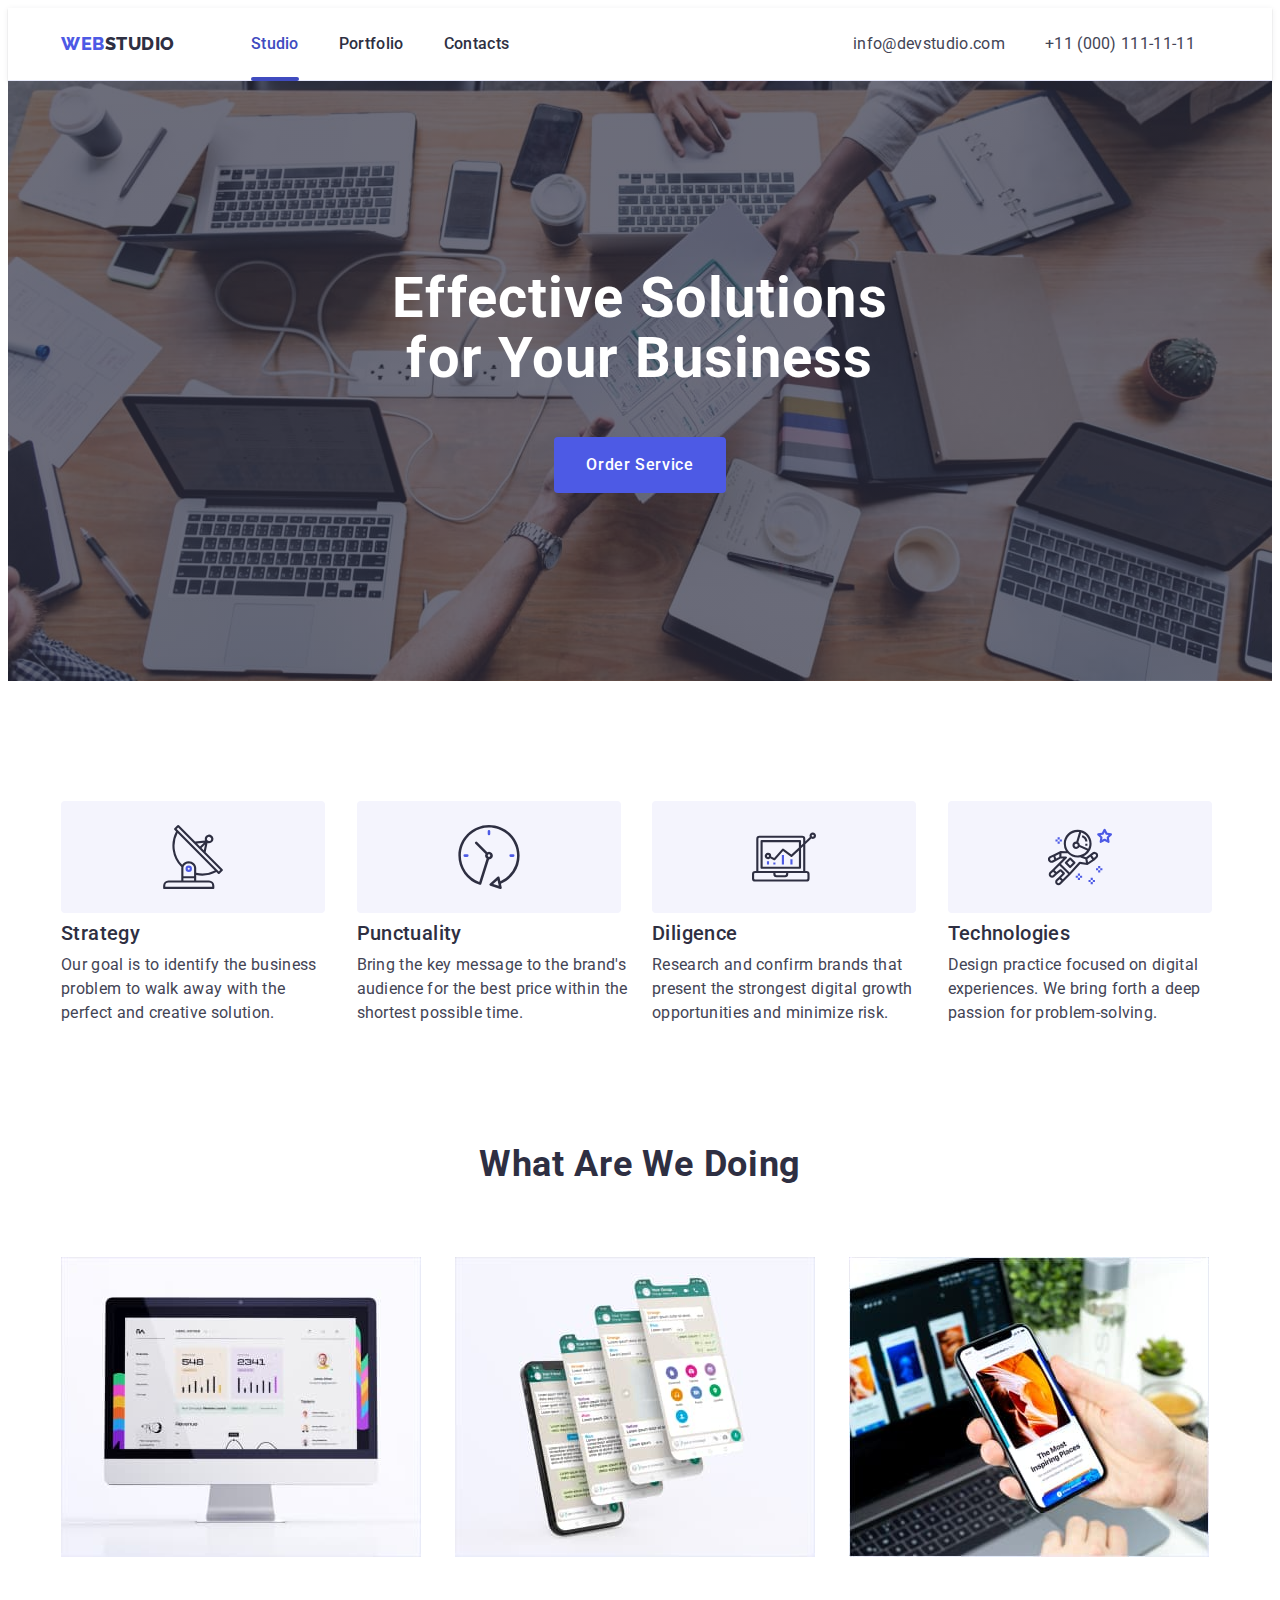
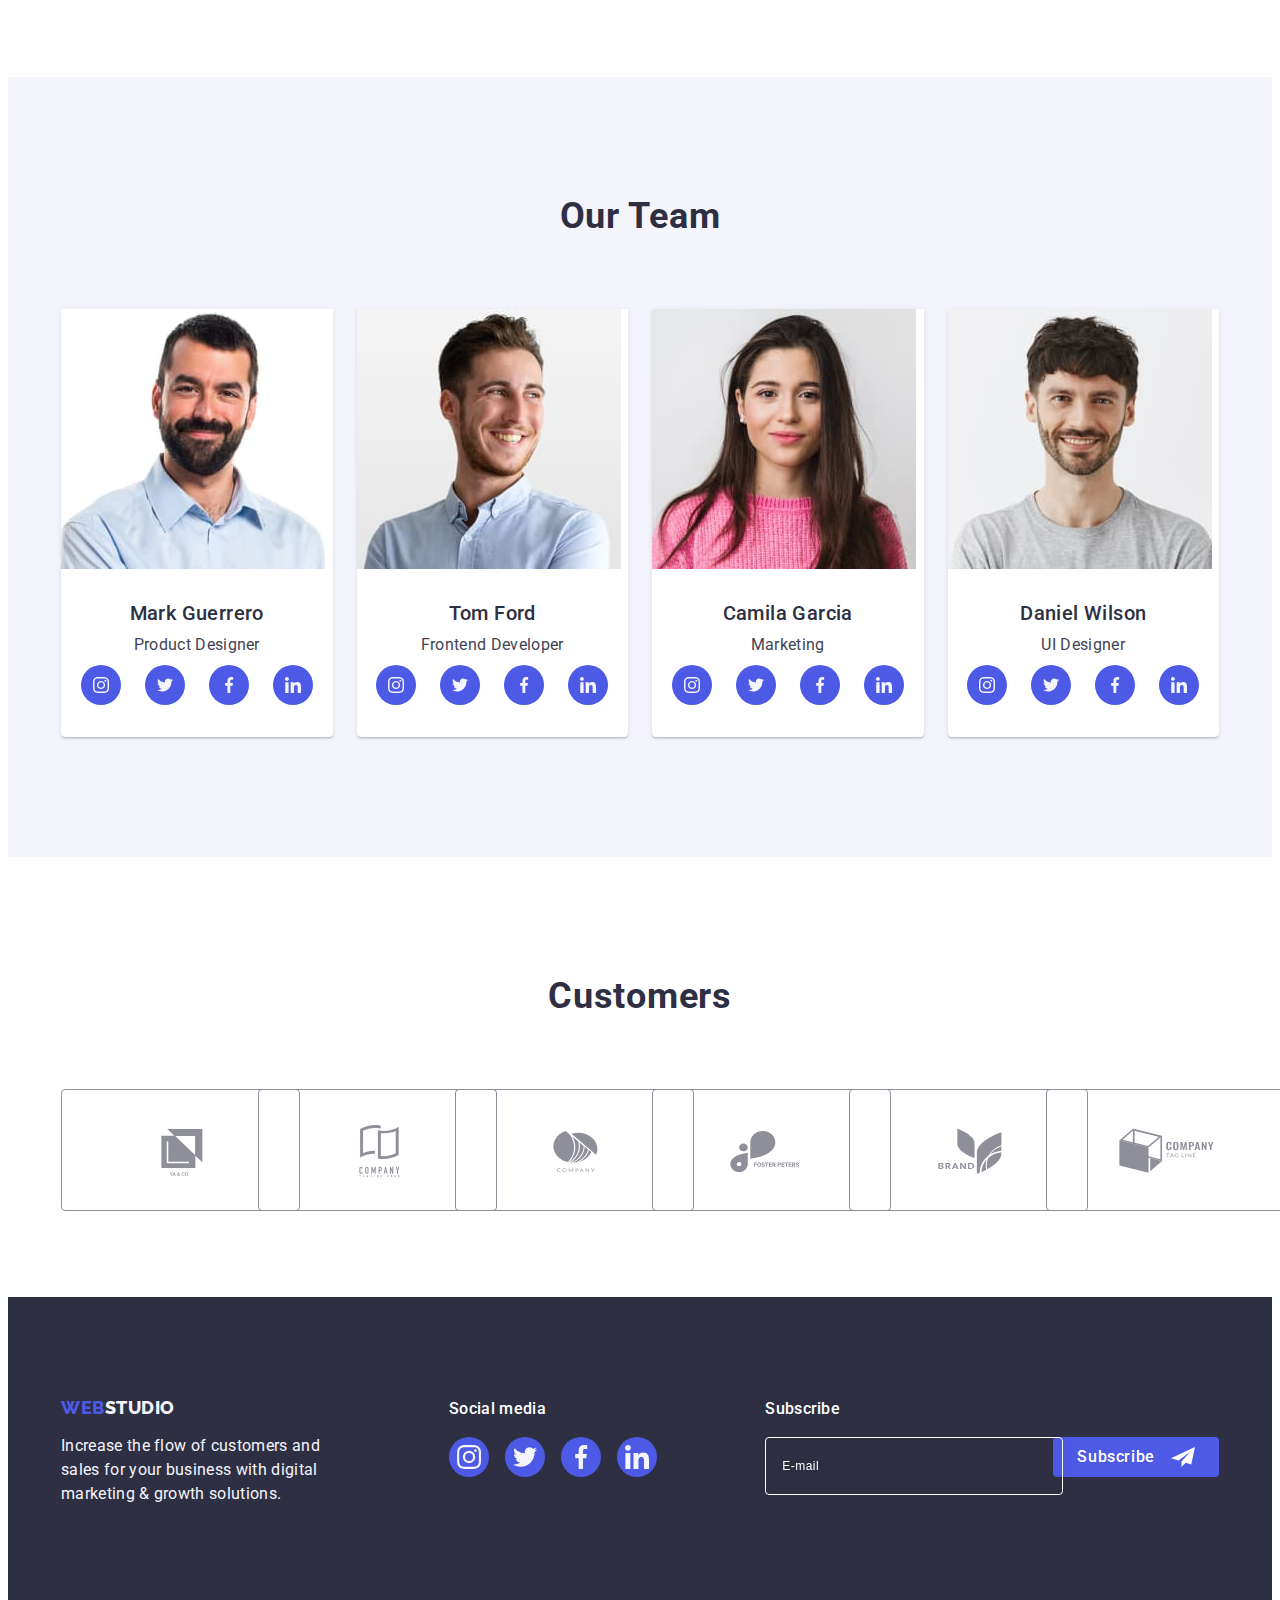
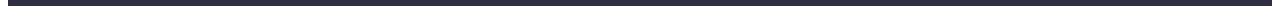
<file: index.html>
<!DOCTYPE html>
<html lang="en">
  <head>
    <meta charset="UTF-8" />
    <meta http-equiv="X-UA-Compatible" content="IE=edge" />
    <meta name="viewport" content="width=device-width, initial-scale=1.0" />
    <title>Webstudio</title>
    <link rel="preconnect" href="https://fonts.googleapis.com" />
    <link rel="preconnect" href="https://fonts.gstatic.com" crossorigin />
    <link
      href="https://fonts.googleapis.com/css2?family=Raleway:wght@800&family=Roboto:wght@400;500;700;900&display=swap"
      rel="stylesheet"
    />
    <link
      rel="stylesheet"
      href="https://cdnjs.cloudflare.com/ajax/libs/modern-normalize/2.0.0/modern-normalize.min.css"
      integrity="sha512-4xo8blKMVCiXpTaLzQSLSw3KFOVPWhm/TRtuPVc4WG6kUgjH6J03IBuG7JZPkcWMxJ5huwaBpOpnwYElP/m6wg=="
      crossorigin="anonymous"
      referrerpolicy="no-referrer"
    />
    <link rel="stylesheet" href="./css/styles.css" />
    <link rel="stylesheet" href="./css/media.css" />
  </head>
  <body>
    <header class="header">
      <div class="container header-container">
        <nav class="header-nav">
          <a href="./index.html" class="header-logo link"
            >Web<span class="header-logo-part">Studio</span></a
          >
          <ul class="header-list list">
            <li class="header-item">
              <a href="./index.html" class="header-link link current">Studio</a>
            </li>
            <li class="header-item">
              <a href="./portfolio.html" class="header-link link">Portfolio</a>
            </li>
            <li class="header-item">
              <a href="" class="header-link link">Contacts</a>
            </li>
          </ul>
        </nav>
        <address class="address">
          <ul class="address-list list">
            <li class="address-item">
              <a href="mailto:info@devstudio.com" class="address-link link"
                >info@devstudio.com</a
              >
            </li>
            <li class="address-item">
              <a href="tel:+110001111111" class="address-link link"
                >+11 (000) 111-11-11</a
              >
            </li>
          </ul>
        </address>
        <button type="button" class="mob-menu-hamburger" data-menu-open>
          <svg class="hamburger" width="32" height="22">
            <use href="./images/icons.svg#icon-menu-hamburger"></use>
          </svg>
        </button>
      </div>
      <div class="menu-mob is-hidden" data-menu>
        <div class="mob-menu-container">
          <button type="button" class="menu-close-btn" data-menu-close>
            <svg class="menu-close-icon" width="8" height="8">
              <use href="./images/icons.svg#icon-close"></use>
            </svg>
          </button>
          <div class="mob-menu-list-container">
            <ul class="mob-menu-list list">
              <li class="mob-menu-item">
                <a href="./index.html" class="mob-menu-link link current"
                  >Studio</a
                >
              </li>
              <li class="mob-menu-item">
                <a href="./portfolio.html" class="mob-menu-link link"
                  >Portfolio</a
                >
              </li>
              <li class="mob-menu-item">
                <a href="" class="mob-menu-link link">Contacts</a>
              </li>
            </ul>
          </div>
          <div class="mob-address-container">
            <address class="mob-address">
              <ul class="mob-address-list list">
                <li class="mob-address-item">
                  <a href="tel:+110001111111" class="phone-adress-link link"
                    >+11 (000) 111-11-11</a
                  >
                </li>
                <li class="mob-address-item">
                  <a
                    href="mailto:info@devstudio.com"
                    class="mail-address-link link"
                    >info@devstudio.com</a
                  >
                </li>
              </ul>
            </address>
            <div class="mob-soc-container">
              <ul class="mob-soc-list list">
                <li class="mob-soc-item">
                  <a
                    href=""
                    class="mob-soc-link link"
                    target="_blank"
                    rel="noopener noreferrer"
                  >
                    <svg class="mob-soc-icon" width="24" height="24">
                      <use href="./images/icons.svg#icon-instagram"></use>
                    </svg>
                  </a>
                </li>
                <li class="mob-soc-item">
                  <a
                    href=""
                    class="mob-soc-link link"
                    target="_blank"
                    rel="noopener noreferrer"
                  >
                    <svg class="mob-soc-icon" width="24" height="24">
                      <use href="./images/icons.svg#icon-twitter"></use>
                    </svg>
                  </a>
                </li>
                <li class="mob-soc-item">
                  <a
                    href=""
                    class="mob-soc-link link"
                    target="_blank"
                    rel="noopener noreferrer"
                  >
                    <svg class="mob-soc-icon" width="24" height="24">
                      <use href="./images/icons.svg#icon-facebook"></use>
                    </svg>
                  </a>
                </li>
                <li class="mob-soc-item">
                  <a
                    href=""
                    class="mob-soc-link link"
                    target="_blank"
                    rel="noopener noreferrer"
                  >
                    <svg class="mob-soc-icon" width="24" height="24">
                      <use href="./images/icons.svg#icon-linkedin"></use>
                    </svg>
                  </a>
                </li>
              </ul>
            </div>
          </div>
        </div>
      </div>
    </header>

    <main>
      <section class="hero">
        <div class="container">
          <h1 class="hero-title">Effective Solutions for Your Business</h1>
          <button type="button" class="hero-btn btn" data-modal-open>
            Order Service
          </button>
        </div>
      </section>
      <section class="about">
        <div class="container">
          <h2 class="visually-hidden">about us</h2>
          <ul class="about-list list">
            <li class="about-item">
              <div class="container-about-icons">
                <svg class="about-icons" width="64" height="64">
                  <use href="./images/icons.svg#icon-antenna"></use>
                </svg>
              </div>
              <h3 class="about-item-title">Strategy</h3>
              <p class="about-item-text">
                Our goal is to identify the business problem to walk away with
                the perfect and creative solution.
              </p>
            </li>
            <li class="about-item">
              <div class="container-about-icons">
                <svg class="about-icons" width="64" height="64">
                  <use href="./images/icons.svg#icon-clock"></use>
                </svg>
              </div>
              <h3 class="about-item-title">Punctuality</h3>
              <p class="about-item-text">
                Bring the key message to the brand's audience for the best price
                within the shortest possible time.
              </p>
            </li>
            <li class="about-item">
              <div class="container-about-icons">
                <svg class="about-icons" width="64" height="64">
                  <use href="./images/icons.svg#icon-diagram"></use>
                </svg>
              </div>
              <h3 class="about-item-title">Diligence</h3>
              <p class="about-item-text">
                Research and confirm brands that present the strongest digital
                growth opportunities and minimize risk.
              </p>
            </li>
            <li class="about-item">
              <div class="container-about-icons">
                <svg class="about-icons" width="64" height="64">
                  <use href="./images/icons.svg#icon-astronaut"></use>
                </svg>
              </div>
              <h3 class="about-item-title">Technologies</h3>
              <p class="about-item-text">
                Design practice focused on digital experiences. We bring forth a
                deep passion for problem-solving.
              </p>
            </li>
          </ul>
        </div>
      </section>
      <section class="our-works">
        <div class="container">
          <h2 class="our-works-title">What are we doing</h2>
          <ul class="our-works-list list">
            <li class="our-works-item">
              <img
                src="./images/we-are-doing-1.jpg"
                alt="computer screen with website"
                width="360"
                height="300"
              />
            </li>
            <li class="our-works-item">
              <img
                src="./images/we-are-doing-2.jpg"
                alt="a screenshot of a smartphone with aplication pages"
                width="360"
                height="300"
              />
            </li>
            <li class="our-works-item">
              <img
                src="./images/we-are-doing-3.jpg"
                alt="laptop and smartphone screen"
                width="360"
                height="300"
              />
            </li>
          </ul>
        </div>
      </section>
      <section class="team">
        <div class="container">
          <h2 class="team-title">Our Team</h2>
          <ul class="team-list list">
            <li class="team-item">
              <img
                srcset="./images/our-team-1-2x.jpg 2x"
                src="./images/our-team-1.jpg"
                alt="photo by Mark Guerrero"
                width="264"
                height="260"
              />
              <div class="container-team-name">
                <h3 class="team-item-name">Mark Guerrero</h3>
                <p class="team-item-profession">Product Designer</p>
                <ul class="team-soc-list list">
                  <li class="team-soc-item">
                    <a
                      href=""
                      class="team-soc-link link"
                      target="_blank"
                      rel="noopener noreferrer"
                    >
                      <svg class="team-soc-icon" width="16" height="16">
                        <use href="./images/icons.svg#icon-instagram"></use>
                      </svg>
                    </a>
                  </li>
                  <li class="team-soc-item">
                    <a
                      href=""
                      class="team-soc-link link"
                      target="_blank"
                      rel="noopener noreferrer"
                    >
                      <svg class="team-soc-icon" width="16" height="16">
                        <use href="./images/icons.svg#icon-twitter"></use>
                      </svg>
                    </a>
                  </li>
                  <li class="team-soc-item">
                    <a
                      href=""
                      class="team-soc-link link"
                      target="_blank"
                      rel="noopener noreferrer"
                    >
                      <svg class="team-soc-icon" width="16" height="16">
                        <use href="./images/icons.svg#icon-facebook"></use>
                      </svg>
                    </a>
                  </li>
                  <li class="team-soc-item">
                    <a
                      href=""
                      class="team-soc-link link"
                      target="_blank"
                      rel="noopener noreferrer"
                    >
                      <svg class="team-soc-icon" width="16" height="16">
                        <use href="./images/icons.svg#icon-linkedin"></use>
                      </svg>
                    </a>
                  </li>
                </ul>
              </div>
            </li>
            <li class="team-item">
              <img
                srcset="./images/our-team-2-2x.jpg 2x"
                src="./images/our-team-2.jpg"
                alt="photo by Tom Ford"
                width="264"
                height="260"
              />
              <div class="container-team-name">
                <h3 class="team-item-name">Tom Ford</h3>
                <p class="team-item-profession">Frontend Developer</p>
                <ul class="team-soc-list list">
                  <li class="team-soc-item">
                    <a
                      href=""
                      class="team-soc-link link"
                      target="_blank"
                      rel="noopener noreferrer"
                    >
                      <svg class="team-soc-icon" width="16" height="16">
                        <use href="./images/icons.svg#icon-instagram"></use>
                      </svg>
                    </a>
                  </li>
                  <li class="team-soc-item">
                    <a
                      href=""
                      class="team-soc-link link"
                      target="_blank"
                      rel="noopener noreferrer"
                    >
                      <svg class="team-soc-icon" width="16" height="16">
                        <use href="./images/icons.svg#icon-twitter"></use>
                      </svg>
                    </a>
                  </li>
                  <li class="team-soc-item">
                    <a
                      href=""
                      class="team-soc-link link"
                      target="_blank"
                      rel="noopener noreferrer"
                    >
                      <svg class="team-soc-icon" width="16" height="16">
                        <use href="./images/icons.svg#icon-facebook"></use>
                      </svg>
                    </a>
                  </li>
                  <li class="team-soc-item">
                    <a
                      href=""
                      class="team-soc-link link"
                      target="_blank"
                      rel="noopener noreferrer"
                    >
                      <svg class="team-soc-icon" width="16" height="16">
                        <use href="./images/icons.svg#icon-linkedin"></use>
                      </svg>
                    </a>
                  </li>
                </ul>
              </div>
            </li>
            <li class="team-item">
              <img
                srcset="./images/our-team-3-2x.jpg 2x"
                src="./images/our-team-3.jpg"
                alt="photo by Camila Garcia"
                width="264"
                height="260"
              />
              <div class="container-team-name">
                <h3 class="team-item-name">Camila Garcia</h3>
                <p class="team-item-profession">Marketing</p>
                <ul class="team-soc-list list">
                  <li class="team-soc-item">
                    <a
                      href=""
                      class="team-soc-link link"
                      target="_blank"
                      rel="noopener noreferrer"
                    >
                      <svg class="team-soc-icon" width="16" height="16">
                        <use href="./images/icons.svg#icon-instagram"></use>
                      </svg>
                    </a>
                  </li>
                  <li class="team-soc-item">
                    <a
                      href=""
                      class="team-soc-link link"
                      target="_blank"
                      rel="noopener noreferrer"
                    >
                      <svg class="team-soc-icon" width="16" height="16">
                        <use href="./images/icons.svg#icon-twitter"></use>
                      </svg>
                    </a>
                  </li>
                  <li class="team-soc-item">
                    <a
                      href=""
                      class="team-soc-link link"
                      target="_blank"
                      rel="noopener noreferrer"
                    >
                      <svg class="team-soc-icon" width="16" height="16">
                        <use href="./images/icons.svg#icon-facebook"></use>
                      </svg>
                    </a>
                  </li>
                  <li class="team-soc-item">
                    <a
                      href=""
                      class="team-soc-link link"
                      target="_blank"
                      rel="noopener noreferrer"
                    >
                      <svg class="team-soc-icon" width="16" height="16">
                        <use href="./images/icons.svg#icon-linkedin"></use>
                      </svg>
                    </a>
                  </li>
                </ul>
              </div>
            </li>
            <li class="team-item">
              <img
                srcset="./images/our-team-4-2x.jpg 2x"
                src="./images/our-team-4.jpg"
                alt="photo by Daniel Wilson"
                width="264"
                height="260"
              />
              <div class="container-team-name">
                <h3 class="team-item-name">Daniel Wilson</h3>
                <p class="team-item-profession">UI Designer</p>
                <ul class="team-soc-list list">
                  <li class="team-soc-item">
                    <a
                      href=""
                      class="team-soc-link link"
                      target="_blank"
                      rel="noopener noreferrer"
                    >
                      <svg class="team-soc-icon" width="16" height="16">
                        <use href="./images/icons.svg#icon-instagram"></use>
                      </svg>
                    </a>
                  </li>
                  <li class="team-soc-item">
                    <a
                      href=""
                      class="team-soc-link link"
                      target="_blank"
                      rel="noopener noreferrer"
                    >
                      <svg class="team-soc-icon" width="16" height="16">
                        <use href="./images/icons.svg#icon-twitter"></use>
                      </svg>
                    </a>
                  </li>
                  <li class="team-soc-item">
                    <a
                      href=""
                      class="team-soc-link link"
                      target="_blank"
                      rel="noopener noreferrer"
                    >
                      <svg class="team-soc-icon" width="16" height="16">
                        <use href="./images/icons.svg#icon-facebook"></use>
                      </svg>
                    </a>
                  </li>
                  <li class="team-soc-item">
                    <a
                      href=""
                      class="team-soc-link link"
                      target="_blank"
                      rel="noopener noreferrer"
                    >
                      <svg class="team-soc-icon" width="16" height="16">
                        <use href="./images/icons.svg#icon-linkedin"></use>
                      </svg>
                    </a>
                  </li>
                </ul>
              </div>
            </li>
          </ul>
        </div>
      </section>
      <section class="customers">
        <div class="container">
          <h2 class="customers-title">Customers</h2>
          <ul class="customers-list list">
            <li class="customers-item">
              <a
                href=""
                class="customers-link link"
                target="_blank"
                rel="noopener noreferrer"
              >
                <svg class="customers-icon" width="104" height="56">
                  <use href="./images/icons.svg#icon-logo-1"></use>
                </svg>
              </a>
            </li>
            <li class="customers-item">
              <a
                href=""
                class="customers-link link"
                target="_blank"
                rel="noopener noreferrer"
              >
                <svg class="customers-icon" width="104" height="56">
                  <use href="./images/icons.svg#icon-logo-2"></use>
                </svg>
              </a>
            </li>
            <li class="customers-item">
              <a
                href=""
                class="customers-link link"
                target="_blank"
                rel="noopener noreferrer"
              >
                <svg class="customers-icon" width="104" height="56">
                  <use href="./images/icons.svg#icon-logo-3"></use>
                </svg>
              </a>
            </li>
            <li class="customers-item">
              <a
                href=""
                class="customers-link link"
                target="_blank"
                rel="noopener noreferrer"
              >
                <svg class="customers-icon" width="104" height="56">
                  <use href="./images/icons.svg#icon-logo-4"></use>
                </svg>
              </a>
            </li>
            <li class="customers-item">
              <a
                href=""
                class="customers-link link"
                target="_blank"
                rel="noopener noreferrer"
              >
                <svg class="customers-icon" width="104" height="56">
                  <use href="./images/icons.svg#icon-logo-5"></use>
                </svg>
              </a>
            </li>
            <li class="customers-item">
              <a
                href=""
                class="customers-link link"
                target="_blank"
                rel="noopener noreferrer"
              >
                <svg class="customers-icon" width="104" height="56">
                  <use href="./images/icons.svg#icon-logo-6"></use>
                </svg>
              </a>
            </li>
          </ul>
        </div>
      </section>
    </main>

    <footer class="footer">
      <div class="footer-container container">
        <div class="logo-footer-container">
          <a href="./index.html" class="footer-logo link"
            >Web<span class="footer-logo-part">Studio</span></a
          >
          <p class="footer-text">
            Increase the flow of customers and sales for your business with
            digital marketing & growth solutions.
          </p>
        </div>
        <div class="soc-container">
          <p class="soc-text">Social media</p>
          <ul class="footer-soc-list list">
            <li class="footer-soc-item">
              <a
                href=""
                class="footer-soc-link link"
                target="_blank"
                rel="noopener noreferrer"
              >
                <svg class="footer-soc-icon" width="24" height="24">
                  <use href="./images/icons.svg#icon-instagram"></use>
                </svg>
              </a>
            </li>
            <li class="footer-soc-item">
              <a
                href=""
                class="footer-soc-link link"
                target="_blank"
                rel="noopener noreferrer"
              >
                <svg class="footer-soc-icon" width="24" height="24">
                  <use href="./images/icons.svg#icon-twitter"></use>
                </svg>
              </a>
            </li>
            <li class="footer-soc-item">
              <a
                href=""
                class="footer-soc-link link"
                target="_blank"
                rel="noopener noreferrer"
              >
                <svg class="footer-soc-icon" width="24" height="24">
                  <use href="./images/icons.svg#icon-facebook"></use>
                </svg>
              </a>
            </li>
            <li class="footer-soc-item">
              <a
                href=""
                class="footer-soc-link link"
                target="_blank"
                rel="noopener noreferrer"
              >
                <svg class="footer-soc-icon" width="24" height="24">
                  <use href="./images/icons.svg#icon-linkedin"></use>
                </svg>
              </a>
            </li>
          </ul>
        </div>
        <div class="subscribe-container">
          <p class="subscribe-text">Subscribe</p>
          <form class="footer-form">
            <label for="subscribe" class="footer-label">
              <input
                type="email"
                name="subscribe-email"
                id="subscribe"
                class="subscribe-input"
                placeholder="E-mail"
              />
            </label>
            <button type="submit" class="subscribe-btn">
              Subscribe
              <svg class="send-icon" width="24" height="24">
                <use href="./images/icons.svg#icon-send"></use>
              </svg>
            </button>
          </form>
        </div>
      </div>
    </footer>

    <div class="backdrop is-hidden" data-modal>
      <div class="modal">
        <button type="button" class="modal-close" data-modal-close>
          <svg class="modal-close-icon" width="8" height="8">
            <use href="./images/icons.svg#icon-close"></use>
          </svg>
        </button>
        <p class="modal-title">Leave your contacts and we will call you back</p>
        <form class="modal-form">
          <div class="modal-filed">
            <label for="user-name" class="input-label">Name</label>
            <div class="input-wrap">
              <input
                type="text"
                name="user-name"
                id="user-name"
                class="modal-input"
                required
              />
              <svg class="modal-icon" width="18" height="24">
                <use href="./images/icons.svg#icon-name"></use>
              </svg>
            </div>
          </div>
          <div class="modal-filed">
            <label for="user-tel" class="input-label">Phone</label>
            <div class="input-wrap">
              <input
                type="text"
                name="user-tel"
                id="user-tel"
                class="modal-input"
                required
              />
              <svg class="modal-icon" width="18" height="24">
                <use href="./images/icons.svg#icon-phone"></use>
              </svg>
            </div>
          </div>
          <div class="modal-filed">
            <label for="user-email" class="input-label">Email</label>
            <div class="input-wrap">
              <input
                type="text"
                name="user-email"
                id="user-email"
                class="modal-input"
                required
              />
              <svg class="modal-icon" width="18" height="24">
                <use href="./images/icons.svg#icon-email"></use>
              </svg>
            </div>
          </div>
          <div class="modal-filed-comment">
            <label for="user-comment" class="input-label">Comment</label>
            <textarea
              name="user-comment"
              id="user-comment"
              class="modal-comment"
              placeholder="Text input"
            ></textarea>
          </div>

          <div class="modal-filed-checkbox">
            <input
              type="checkbox"
              id="user-privacy"
              name="user-privacy"
              value="true"
              class="modal-check visually-hidden"
            />
            <label for="user-privacy" class="check-text">
              <span class="user-privacy-check">
                <svg class="check-icon" width="10" height="8">
                  <use href="./images/icons.svg#icon-check"></use>
                </svg>
              </span>
              I accept the terms and conditions of the
              <a href="#" class="check-text-link"> Privacy Policy</a>
            </label>
          </div>
          <button type="submit" class="send-btn btn">Send</button>
        </form>
      </div>
    </div>
    <script src="./js/modal.js"></script>
    <script src="./js/mobile-menu.js"></script>
  </body>
</html>
</file>
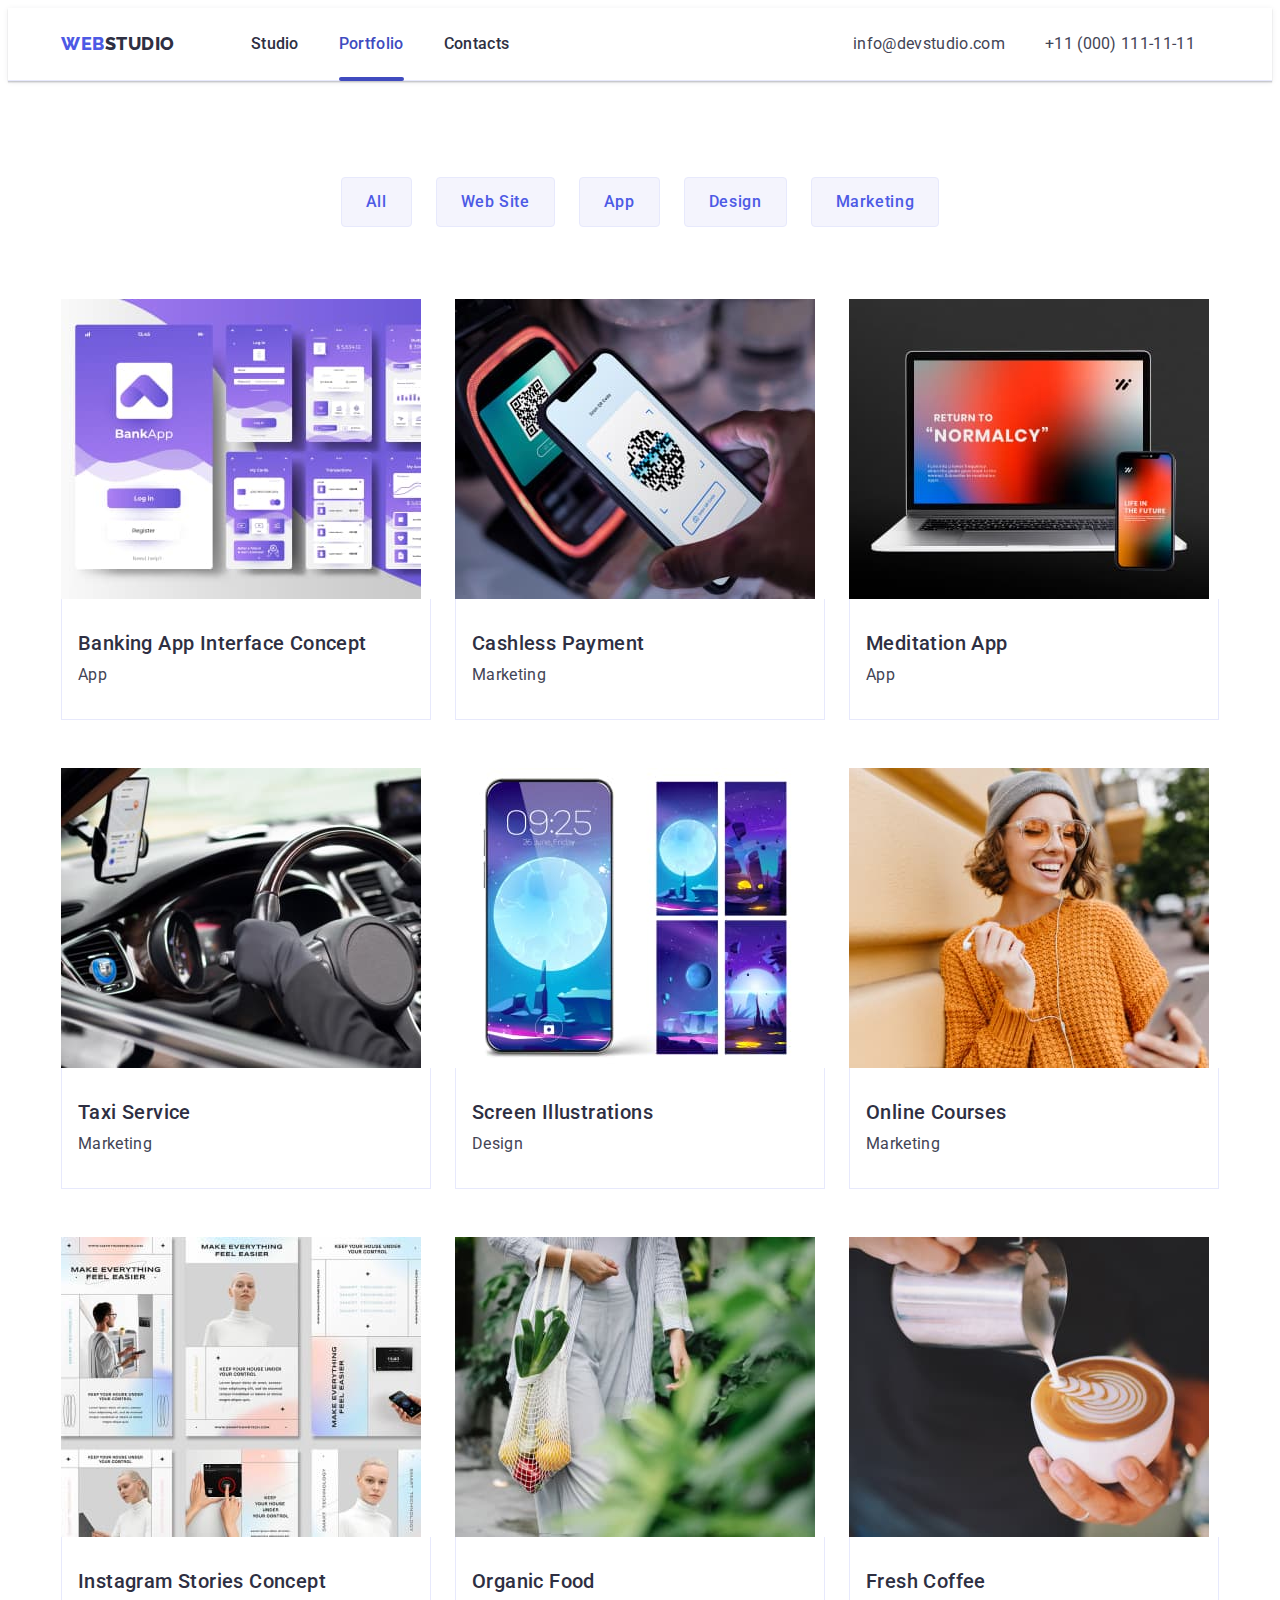
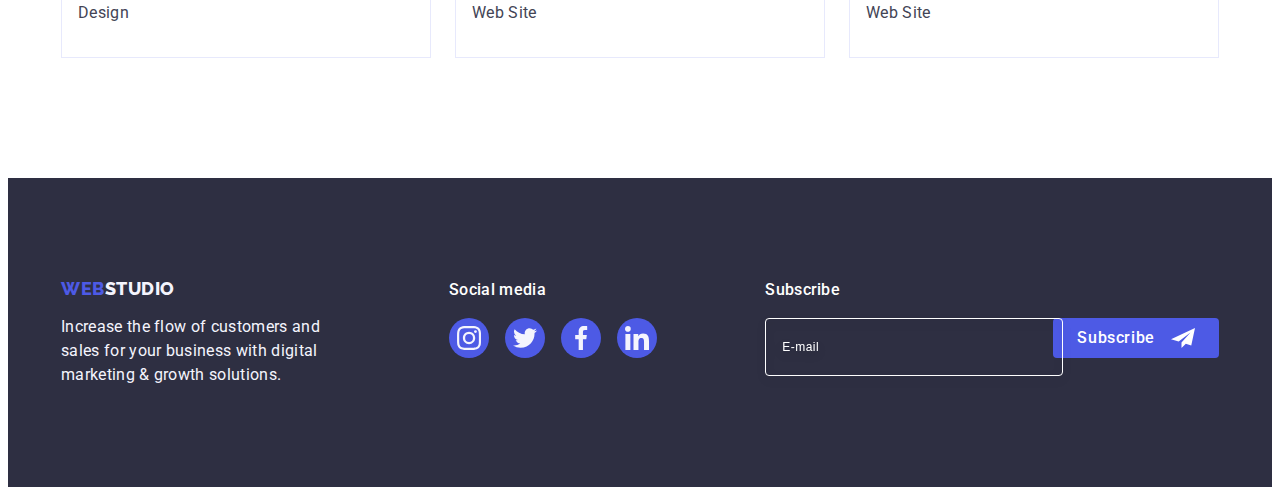
<file: portfolio.html>
<!DOCTYPE html>
<html lang="en">
  <head>
    <meta charset="UTF-8" />
    <meta http-equiv="X-UA-Compatible" content="IE=edge" />
    <meta name="viewport" content="width=device-width, initial-scale=1.0" />
    <title>Webstudio</title>
    <link rel="preconnect" href="https://fonts.googleapis.com" />
    <link rel="preconnect" href="https://fonts.gstatic.com" crossorigin />
    <link
      href="https://fonts.googleapis.com/css2?family=Raleway:wght@800&family=Roboto:wght@400;500;700;900&display=swap"
      rel="stylesheet"
    />
    <link
      rel="stylesheet"
      href="https://cdnjs.cloudflare.com/ajax/libs/modern-normalize/2.0.0/modern-normalize.min.css"
      integrity="sha512-4xo8blKMVCiXpTaLzQSLSw3KFOVPWhm/TRtuPVc4WG6kUgjH6J03IBuG7JZPkcWMxJ5huwaBpOpnwYElP/m6wg=="
      crossorigin="anonymous"
      referrerpolicy="no-referrer"
    />
    <link rel="stylesheet" href="./css/styles.css" />
    <link rel="stylesheet" href="./css/media.css" />
  </head>

  <body>
    <header class="header">
      <div class="container header-container">
        <nav class="header-nav">
          <a href="./index.html" class="header-logo link"
            >Web<span class="header-logo-part">Studio</span></a
          >
          <ul class="header-list list">
            <li class="header-item">
              <a href="./index.html" class="header-link link">Studio</a>
            </li>
            <li class="header-item">
              <a href="./portfolio.html" class="header-link link current"
                >Portfolio</a
              >
            </li>
            <li class="header-item">
              <a href="" class="header-link link">Contacts</a>
            </li>
          </ul>
        </nav>
        <address class="address">
          <ul class="address-list list">
            <li class="address-item">
              <a href="mailto:info@devstudio.com" class="address-link link"
                >info@devstudio.com</a
              >
            </li>
            <li class="address-item">
              <a href="tel:+110001111111" class="address-link link"
                >+11 (000) 111-11-11</a
              >
            </li>
          </ul>
        </address>
        <button type="button" class="mob-menu-hamburger" data-menu-open>
          <svg class="hamburger" width="32" height="22">
            <use href="./images/icons.svg#icon-menu-hamburger"></use>
          </svg>
        </button>
      </div>
      <div class="menu-mob is-hidden" data-menu>
        <div class="mob-menu-container">
          <button type="button" class="menu-close-btn" data-menu-close>
            <svg class="menu-close-icon" width="8" height="8">
              <use href="./images/icons.svg#icon-close"></use>
            </svg>
          </button>
          <div class="mob-menu-list-container">
            <ul class="mob-menu-list list">
              <li class="mob-menu-item">
                <a href="./index.html" class="mob-menu-link link">Studio</a>
              </li>
              <li class="mob-menu-item">
                <a href="./portfolio.html" class="mob-menu-link link current"
                  >Portfolio</a
                >
              </li>
              <li class="mob-menu-item">
                <a href="" class="mob-menu-link link">Contacts</a>
              </li>
            </ul>
          </div>
          <div class="mob-address-container">
            <address class="mob-address">
              <ul class="mob-address-list list">
                <li class="mob-address-item">
                  <a href="tel:+110001111111" class="phone-adress-link link"
                    >+11 (000) 111-11-11</a
                  >
                </li>
                <li class="mob-address-item">
                  <a
                    href="mailto:info@devstudio.com"
                    class="mail-address-link link"
                    >info@devstudio.com</a
                  >
                </li>
              </ul>
            </address>
            <div class="mob-soc-container">
              <ul class="mob-soc-list list">
                <li class="mob-soc-item">
                  <a
                    href=""
                    class="mob-soc-link link"
                    target="_blank"
                    rel="noopener noreferrer"
                  >
                    <svg class="mob-soc-icon" width="24" height="24">
                      <use href="./images/icons.svg#icon-instagram"></use>
                    </svg>
                  </a>
                </li>
                <li class="mob-soc-item">
                  <a
                    href=""
                    class="mob-soc-link link"
                    target="_blank"
                    rel="noopener noreferrer"
                  >
                    <svg class="mob-soc-icon" width="24" height="24">
                      <use href="./images/icons.svg#icon-twitter"></use>
                    </svg>
                  </a>
                </li>
                <li class="mob-soc-item">
                  <a
                    href=""
                    class="mob-soc-link link"
                    target="_blank"
                    rel="noopener noreferrer"
                  >
                    <svg class="mob-soc-icon" width="24" height="24">
                      <use href="./images/icons.svg#icon-facebook"></use>
                    </svg>
                  </a>
                </li>
                <li class="mob-soc-item">
                  <a
                    href=""
                    class="mob-soc-link link"
                    target="_blank"
                    rel="noopener noreferrer"
                  >
                    <svg class="mob-soc-icon" width="24" height="24">
                      <use href="./images/icons.svg#icon-linkedin"></use>
                    </svg>
                  </a>
                </li>
              </ul>
            </div>
          </div>
        </div>
      </div>
    </header>

    <main>
      <section class="filter">
        <div class="container">
          <h1 hidden class="filter-title">Filter</h1>
          <ul class="filter-list list">
            <li>
              <button type="button" class="filter-btn">All</button>
            </li>
            <li>
              <button type="button" class="filter-btn">Web Site</button>
            </li>
            <li>
              <button type="button" class="filter-btn">App</button>
            </li>
            <li>
              <button type="button" class="filter-btn">Design</button>
            </li>
            <li>
              <button type="button" class="filter-btn">Marketing</button>
            </li>
          </ul>

          <ul class="portfolio-list list">
            <li class="portfolio-item">
              <a href="" class="portfolio-link link">
                <div class="portfolio-cover-wrap">
                  <img
                    src="./images/our-projects-1.jpg"
                    alt="bank application screen"
                    width="360"
                    height="300"
                  />
                  <p class="portfolio-cover-text">
                    14 Stylish and User-Friendly App Design Concepts · Task
                    Manager App · Calorie Tracker App · Exotic Fruit Ecommerce
                    App · Cloud Storage App
                  </p>
                </div>
                <div class="portfolio-name">
                  <h2 class="portfolio-item-title">
                    Banking App Interface Concept
                  </h2>
                  <p class="portfolio-item-text">App</p>
                </div></a
              >
            </li>
            <li class="portfolio-item">
              <a href="" class="portfolio-link link">
                <div class="portfolio-cover-wrap">
                  <img
                    src="./images/our-projects-2.jpg"
                    alt="the phone reads the QR-code for contactless payments"
                    width="360"
                    height="300"
                  />
                  <p class="portfolio-cover-text">
                    14 Stylish and User-Friendly App Design Concepts · Task
                    Manager App · Calorie Tracker App · Exotic Fruit Ecommerce
                    App · Cloud Storage App
                  </p>
                </div>
                <div class="portfolio-name">
                  <h2 class="portfolio-item-title">Cashless Payment</h2>
                  <p class="portfolio-item-text">Marketing</p>
                </div></a
              >
            </li>
            <li class="portfolio-item">
              <a href="" class="portfolio-link link">
                <div class="portfolio-cover-wrap">
                  <img
                    src="./images/our-projects-3.jpg"
                    alt="application screensaver image on phone and laptop screens"
                    width="360"
                    height="300"
                  />
                  <p class="portfolio-cover-text">
                    14 Stylish and User-Friendly App Design Concepts · Task
                    Manager App · Calorie Tracker App · Exotic Fruit Ecommerce
                    App · Cloud Storage App
                  </p>
                </div>
                <div class="portfolio-name">
                  <h2 class="portfolio-item-title">Meditation App</h2>
                  <p class="portfolio-item-text">App</p>
                </div></a
              >
            </li>
            <li class="portfolio-item">
              <a href="" class="portfolio-link link">
                <div class="portfolio-cover-wrap">
                  <img
                    src="./images/our-projects-4.jpg"
                    alt="car helm"
                    width="360"
                    height="300"
                  />
                  <p class="portfolio-cover-text">
                    14 Stylish and User-Friendly App Design Concepts · Task
                    Manager App · Calorie Tracker App · Exotic Fruit Ecommerce
                    App · Cloud Storage App
                  </p>
                </div>
                <div class="portfolio-name">
                  <h2 class="portfolio-item-title">Taxi Service</h2>
                  <p class="portfolio-item-text">Marketing</p>
                </div></a
              >
            </li>
            <li class="portfolio-item">
              <a href="" class="portfolio-link link">
                <div class="portfolio-cover-wrap">
                  <img
                    src="./images/our-projects-5.jpg"
                    alt="phone screen and four screensaver images"
                    width="360"
                    height="300"
                  />
                  <p class="portfolio-cover-text">
                    14 Stylish and User-Friendly App Design Concepts · Task
                    Manager App · Calorie Tracker App · Exotic Fruit Ecommerce
                    App · Cloud Storage App
                  </p>
                </div>
                <div class="portfolio-name">
                  <h2 class="portfolio-item-title">Screen Illustrations</h2>
                  <p class="portfolio-item-text">Design</p>
                </div></a
              >
            </li>
            <li class="portfolio-item">
              <a href="" class="portfolio-link link">
                <div class="portfolio-cover-wrap">
                  <img
                    src="./images/our-projects-6.jpg"
                    alt="a girl with a phone"
                    width="360"
                    height="300"
                  />
                  <p class="portfolio-cover-text">
                    14 Stylish and User-Friendly App Design Concepts · Task
                    Manager App · Calorie Tracker App · Exotic Fruit Ecommerce
                    App · Cloud Storage App
                  </p>
                </div>
                <div class="portfolio-name">
                  <h2 class="portfolio-item-title">Online Courses</h2>
                  <p class="portfolio-item-text">Marketing</p>
                </div></a
              >
            </li>
            <li class="portfolio-item">
              <a href="" class="portfolio-link link">
                <div class="portfolio-cover-wrap">
                  <img
                    src="./images/our-projects-7.jpg"
                    alt="page design options"
                    width="360"
                    height="300"
                  />
                  <p class="portfolio-cover-text">
                    14 Stylish and User-Friendly App Design Concepts · Task
                    Manager App · Calorie Tracker App · Exotic Fruit Ecommerce
                    App · Cloud Storage App
                  </p>
                </div>
                <div class="portfolio-name">
                  <h2 class="portfolio-item-title">
                    Instagram Stories Concept
                  </h2>
                  <p class="portfolio-item-text">Design</p>
                </div></a
              >
            </li>
            <li class="portfolio-item">
              <a href="" class="portfolio-link link">
                <div class="portfolio-cover-wrap">
                  <img
                    src="./images/our-projects-8.jpg"
                    alt="Grid with vegetables and fruits"
                    width="360"
                    height="300"
                  />
                  <p class="portfolio-cover-text">
                    14 Stylish and User-Friendly App Design Concepts · Task
                    Manager App · Calorie Tracker App · Exotic Fruit Ecommerce
                    App · Cloud Storage App
                  </p>
                </div>
                <div class="portfolio-name">
                  <h2 class="portfolio-item-title">Organic Food</h2>
                  <p class="portfolio-item-text">Web Site</p>
                </div></a
              >
            </li>
            <li class="portfolio-item">
              <a href="" class="portfolio-link link">
                <div class="portfolio-cover-wrap">
                  <img
                    src="./images/our-projects-9.jpg"
                    alt="Cup of coffee"
                    width="360"
                    height="300"
                  />
                  <p class="portfolio-cover-text">
                    14 Stylish and User-Friendly App Design Concepts · Task
                    Manager App · Calorie Tracker App · Exotic Fruit Ecommerce
                    App · Cloud Storage App
                  </p>
                </div>
                <div class="portfolio-name">
                  <h2 class="portfolio-item-title">Fresh Coffee</h2>
                  <p class="portfolio-item-text">Web Site</p>
                </div></a
              >
            </li>
          </ul>
        </div>
      </section>
    </main>

    <footer class="footer">
      <div class="footer-container container">
        <div class="logo-footer-container">
          <a href="./index.html" class="footer-logo link"
            >Web<span class="footer-logo-part">Studio</span></a
          >
          <p class="footer-text">
            Increase the flow of customers and sales for your business with
            digital marketing & growth solutions.
          </p>
        </div>
        <div class="soc-container">
          <p class="soc-text">Social media</p>
          <ul class="footer-soc-list list">
            <li class="footer-soc-item">
              <a
                href=""
                class="footer-soc-link link"
                target="_blank"
                rel="noopener noreferrer"
              >
                <svg class="footer-soc-icon" width="24" height="24">
                  <use href="./images/icons.svg#icon-instagram"></use>
                </svg>
              </a>
            </li>
            <li class="footer-soc-item">
              <a
                href=""
                class="footer-soc-link link"
                target="_blank"
                rel="noopener noreferrer"
              >
                <svg class="footer-soc-icon" width="24" height="24">
                  <use href="./images/icons.svg#icon-twitter"></use>
                </svg>
              </a>
            </li>
            <li class="footer-soc-item">
              <a
                href=""
                class="footer-soc-link link"
                target="_blank"
                rel="noopener noreferrer"
              >
                <svg class="footer-soc-icon" width="24" height="24">
                  <use href="./images/icons.svg#icon-facebook"></use>
                </svg>
              </a>
            </li>
            <li class="footer-soc-item">
              <a
                href=""
                class="footer-soc-link link"
                target="_blank"
                rel="noopener noreferrer"
              >
                <svg class="footer-soc-icon" width="24" height="24">
                  <use href="./images/icons.svg#icon-linkedin"></use>
                </svg>
              </a>
            </li>
          </ul>
        </div>
        <div class="subscribe-container">
          <p class="subscribe-text">Subscribe</p>
          <form class="footer-form">
            <label for="subscribe" class="footer-label">
              <input
                type="email"
                name="subscribe-email"
                id="subscribe"
                class="subscribe-input"
                placeholder="E-mail"
              />
            </label>
            <button type="submit" class="subscribe-btn">
              Subscribe
              <svg class="send-icon" width="24" height="24">
                <use href="./images/icons.svg#icon-send"></use>
              </svg>
            </button>
          </form>
        </div>
      </div>
    </footer>
    <script src="./js/modal.js"></script>
    <script src="./js/mobile-menu.js"></script>
  </body>
</html>
</file>
<file: css/styles.css>
:root {
  --first-title-color: #2e2f42;
  --second-title-color: #434455;
  --first-logo: #4d5ae5;
  --first-btm-color: #ffffff;
  --second-btm-color: #4d5ae5;
  --first-background-btn: #f4f4fd;
  --border-btn: #e7e9fc;
  --first-bgc-check: #404bbf;
  --second-bgc-check: #f4f4fd;
}

body {
  font-family: "Roboto", sans-serif;
  color: #434455;
  background-color: #ffffff;
}

p,
h1,
h2,
h3 {
  margin: 0;
}

ul {
  margin: 0;
  padding: 0;
}

img {
  display: block;
  max-width: 100%;
  height: auto;
}

.list {
  list-style: none;
}

.link {
  text-decoration: none;
}

.no-scroll {
  overflow: hidden;
}

.visually-hidden {
  position: absolute;
  width: 1px;
  height: 1px;
  margin: -1px;
  border: 0;
  padding: 0;
  white-space: nowrap;
  clip-path: inset(100%);
  clip: rect(0 0 0 0);
  overflow: hidden;
}

.container {
  width: 100%;
  padding: 0 15px;
  margin: 0 auto;
}

.btn {
  display: block;
  margin: 0 auto;
  border: none;
  min-width: 169px;
  height: 56px;
  color: var(--first-btm-color);
  font-family: inherit;
  font-style: normal;
  font-weight: 500;
  font-size: 16px;
  line-height: 1.5;
  letter-spacing: 0.04em;
  background: var(--second-btm-color);
  cursor: pointer;
  border-radius: 4px;
  padding: 16px 32px;
  transition: background-color 250ms cubic-bezier(0.4, 0, 0.2, 1);
}

.btn:hover,
.btn:focus {
  background-color: #404bbf;
}

/** INDEX HTML  **/
/* Heder-nav */
.header {
  border-bottom: 1px solid #e7e9fc;
  box-shadow: 0px 2px 1px rgba(46, 47, 66, 0.08),
    0px 1px 1px rgba(46, 47, 66, 0.16), 0px 1px 6px rgba(46, 47, 66, 0.08);
}

.header-logo {
  display: block;
  padding-top: 24px;
  padding-bottom: 24px;

  color: var(--first-logo);
  font-family: "Raleway", sans-serif;
  font-weight: 800;
  font-size: 18px;
  line-height: 1.17;
  letter-spacing: 0.03em;
  text-transform: uppercase;
}

.header-logo-part {
  color: #2e2f42;
}

.header-container {
  display: flex;
  align-items: center;
  justify-content: space-between;
  padding: 0 15px;
  margin: 0 auto;
}

.mob-menu-hamburger {
  background-color: transparent;
  border: none;
  padding: 0;
  line-height: 0;
  stroke: #2e2f42;
}

.menu-mob {
  position: fixed;
  width: 100%;
  height: 100%;
  top: 0;
  z-index: 1;
  background-color: #ffffff;
  overflow: auto;
  transition: opacity 250ms cubic-bezier(0.4, 0, 0.2, 1);
}

.mob-menu-container {
  max-width: 428px;
  height: 100%;
  display: flex;
  flex-direction: column;
  justify-content: space-between;
  margin: 0 auto;
  overflow: auto;
  position: relative;
}

.menu-close-btn {
  position: absolute;
  width: 24px;
  height: 24px;
  top: 24px;
  right: 24px;
  border-radius: 50%;
  margin-left: auto;
  display: flex;
  align-items: center;
  justify-content: center;
  padding: 0;
  cursor: pointer;
  border-radius: 24px;
  border: 1px solid #e7e9fc;
  background-color: #ffffff;
  fill: #2e2f42;
}

.mob-menu-list-container {
  padding-top: 80px;
  padding-left: 40px;
}

.mob-menu-list {
  display: flex;
  flex-wrap: wrap;
  flex-direction: column;
}

.mob-menu-link {
  display: block;
  color: var(--first-title-color);
  font-weight: 700;
  font-size: 36px;
  line-height: 1.11;
  letter-spacing: 0.02em;
  transition: color 250ms cubic-bezier(0.4, 0, 0.2, 1);
}

.mob-menu-item:not(:last-child) {
  margin-bottom: 40px;
}

.mob-menu-link.current {
  color: #404bbf;
}

.mob-address-container {
  display: flex;
  justify-content: end;
  flex-direction: column;
}

.mob-address {
  font-style: normal;
  padding-left: 40px;
  padding-bottom: 48px;
  margin-top: auto;
}

.mob-address-list {
  display: flex;
  flex-direction: column;
}

.phone-adress-link {
  display: block;
  color: #4d5ae5;
  font-weight: 700;
  font-size: 36px;
  line-height: 1.11;
  letter-spacing: 0.72px;
  transition: color 250ms cubic-bezier(0.4, 0, 0.2, 1);
  margin-bottom: 40px;
}

.mail-address-link {
  display: block;
  color: var(--second-title-color);
  font-weight: 500;
  font-size: 20px;
  line-height: 1.2;
  letter-spacing: 0.4px;
  transition: color 250ms cubic-bezier(0.4, 0, 0.2, 1);
}

.mob-soc-container {
  padding-left: 40px;
  padding-bottom: 40px;
}

.mob-soc-list {
  display: flex;
  justify-content: space-between;
  max-width: 328px;
}

.header-list {
  display: none;
}

/* Address */

.address-list {
  display: none;
}

/* Hero */
.hero {
  width: 100%;
  background: #2e2f42;
  background-image: linear-gradient(
      rgba(46, 47, 66, 0.7),
      rgba(46, 47, 66, 0.7)
    ),
    url(../images/hero-bg-mob.jpg);
  background-repeat: no-repeat;
  background-position: center;
  background-size: cover;
  text-align: center;
  padding: 188px 0;
  margin: 0 auto;
}

@media screen and (min-device-pixel-ratio: 2) and (max-width: 767px),
  screen and (min-resolution: 192dpi) and (max-width: 767px),
  screen and (min-resolution: 2dppx) and (max-width: 767px) {
  .hero {
    background-image: linear-gradient(
        rgba(46, 47, 66, 0.7),
        rgba(46, 47, 66, 0.7)
      ),
      url(../images/hero-bg-mob-2x.jpg);
  }
}

.hero-title {
  display: flex;
  color: #ffffff;
  font-size: 36px;
  line-height: 1.11;
  text-align: center;
  letter-spacing: 0.02em;
  max-width: 320px;
  margin: 0 auto 72px;
}

/* About */
.about {
  padding: 96px 16px;
  /* 0px 16px 96px; */
  width: 100%;
}

.about-list {
  display: flex;
  flex-wrap: wrap;
  gap: 72px;
  justify-content: center;
}

.container-about-icons {
  display: none;
}

.about-item-title {
  color: var(--first-title-color);
  font-weight: 700;
  font-size: 36px;
  line-height: 1.1;
  letter-spacing: 0.02em;
  margin-bottom: 8px;
  text-align: center;
}

.about-item-text {
  font-weight: 500;
  font-size: 16px;
  line-height: 1.5;
  letter-spacing: 0.02em;
}

/* Our works(What are we doing) */
.our-works {
  display: none;
}

/* Our team */
.team {
  background-color: #f4f4fd;
  justify-content: center;
  align-items: center;
  padding-top: 96px;
  padding-bottom: 96px;
}

.team-title {
  color: var(--first-title-color);
  font-size: 36px;
  line-height: 1.11;
  text-align: center;
  letter-spacing: 0.02em;
  text-transform: capitalize;
  margin-bottom: 72px;
}

.team-list {
  display: flex;
  flex-wrap: wrap;
  gap: 72px;
}

.team-item {
  width: 264px;
  margin: 0 auto;
  background-color: #ffffff;
  border-radius: 0px 0px 4px 4px;
  box-shadow: 0px 1px 6px rgba(46, 47, 66, 0.08),
    0px 1px 1px rgba(46, 47, 66, 0.16), 0px 2px 1px rgba(46, 47, 66, 0.08);
}

.container-team-name {
  padding: 32px 16px;
}

.team-item-name {
  color: var(--first-title-color);
  font-weight: 500;
  font-size: 20px;
  line-height: 1.2;
  text-align: center;
  letter-spacing: 0.02em;
  margin-bottom: 8px;
}

.team-item-profession {
  font-size: 16px;
  line-height: 1.5;
  text-align: center;
  letter-spacing: 0.02em;
  margin-bottom: 8px;
}
.team-soc-list {
  display: flex;
  justify-content: center;
  gap: 24px;
}

.team-soc-item {
  width: 40px;
  height: 40px;
}

.team-soc-link {
  width: 100%;
  height: 100%;
  background-color: #4d5ae5;
  border-radius: 50%;
  display: flex;
  align-items: center;
  justify-content: center;
  transition: background-color 250ms cubic-bezier(0.4, 0, 0.2, 1);
}

.team-soc-icon {
  fill: var(--first-background-btn);
}

.team-soc-link:hover,
.team-soc-link:focus {
  background-color: #404bbf;
}

/* Customers */
.customers {
  padding-top: 96px;
  padding-bottom: 96px;
}

.customers-title {
  color: var(--first-title-color);
  font-size: 36px;
  line-height: 1.11;
  text-align: center;
  letter-spacing: 0.02em;
  text-transform: capitalize;
  margin-bottom: 72px;
}
.customers-list {
  display: flex;
  flex-wrap: wrap;
  column-gap: 16px;
  row-gap: 72px;
  align-items: center;
  justify-content: center;
}

.customers-item {
  width: calc((100%-16px) / 2);
}

.customers-link {
  width: 100%;
  height: 100%;
  border: 1px solid #8e8f99;
  border-radius: 4px;
  display: flex;
  align-items: center;
  justify-content: center;
  color: #8e8f99;
  padding: 16px 32px;
  transition: border-color 250ms cubic-bezier(0.4, 0, 0.2, 1),
    color 250ms cubic-bezier(0.4, 0, 0.2, 1);
}

.customers-icon {
  width: 104px;
  height: 56px;
  fill: currentColor;
}
.customers-link:hover,
.customers-link:focus {
  border-color: #404bbf;
  color: #404bbf;
}

/* Footer */

.footer {
  width: 100%;
  background: #2e2f42;
  padding: 96px 15px;
}

.footer-container {
  display: flex;
  flex-wrap: wrap;
  justify-content: center;
  align-items: center;
}

.logo-footer-container {
  margin-bottom: 72px;
  text-align: center;
}

.footer-logo {
  display: inline-block;
  margin-bottom: 16px;
  color: var(--first-logo);
  font-family: "Raleway", sans-serif;
  font-weight: 800;
  font-size: 18px;
  line-height: 1.17;
  letter-spacing: 0.03em;
  text-transform: uppercase;
}

.footer-logo-part {
  color: #f4f4fd;
}

.footer-text {
  display: block;
  max-width: 268px;
  color: #f4f4fd;
  font-size: 16px;
  line-height: 1.5;
  letter-spacing: 0.02em;
  text-align: left;
}

.soc-text {
  justify-content: center;
  align-items: center;
  font-weight: 500;
  font-size: 16px;
  line-height: 1.5;
  letter-spacing: 0.02em;
  color: #ffffff;
  margin-bottom: 16px;
  text-align: center;
}

.footer-soc-list {
  display: flex;
  justify-content: center;
  gap: 16px;
}

.footer-soc-item,
.mob-soc-item {
  width: 40px;
  height: 40px;
}

.footer-soc-link,
.mob-soc-link {
  width: 100%;
  height: 100%;
  background-color: #4d5ae5;
  border-radius: 50%;
  display: flex;
  align-items: center;
  justify-content: center;
  transition: background-color 250ms cubic-bezier(0.4, 0, 0.2, 1);
}

.footer-soc-icon,
.mob-soc-icon {
  fill: var(--first-background-btn);
}

.footer-soc-link:hover,
.footer-soc-link:focus {
  background-color: #31d0aa;
}

.subscribe-container {
  margin-top: 72px;
}

.subscribe-text {
  justify-content: center;
  align-items: center;
  font-weight: 500;
  font-size: 16px;
  line-height: 1.5;
  letter-spacing: 0.02em;
  color: #ffffff;
  margin-bottom: 16px;
  text-align: center;
}

.footer-form {
  width: 100%;
  display: flex;
  flex-wrap: wrap;
}

.footer-label {
  width: 100%;
  margin-bottom: 16px;
}

.subscribe-input {
  width: 100%;
  width: 398px;
  height: 40px;
  font-size: 12px;
  line-height: 1.5;
  letter-spacing: 0.04em;
  outline: transparent;
  border: 1px solid #ffffff;
  filter: drop-shadow(0px 4px 4px rgba(0, 0, 0, 0.15));
  border-radius: 4px;
  background-color: transparent;
  padding: 8px 16px;
  color: #ffffff;
}

.subscribe-input::placeholder {
  font-size: 12px;
  color: #ffffff;
}

.subscribe-btn {
  display: flex;
  justify-content: center;
  align-items: center;
  margin: 0 auto;
  border: none;
  min-width: 165px;
  height: 40px;
  color: var(--first-btm-color);
  font-family: inherit;
  font-style: normal;
  font-weight: 500;
  font-size: 16px;
  line-height: 1.5;
  letter-spacing: 0.04em;
  background: var(--second-btm-color);
  padding: 8px 24px;
  cursor: pointer;
  border-radius: 4px;
  transition: background-color 250ms cubic-bezier(0.4, 0, 0.2, 1);
}

.subscribe-btn:hover,
.subscribe-btn:focus {
  background-color: #404bbf;
}

.send-icon {
  fill: #ffffff;
  margin-left: 16px;
}

/**PORTFOLIO **/
/* Filter */
.filter {
  padding: 96px 0 120px;
}
.filter-list,
.filter-btn {
  display: none;
}

/* .filter-list {
  display: flex;
  justify-content: center;
  gap: 24px;
  margin-bottom: 72px;
}

.filter-btn {
  padding: 12px 24px;
  justify-content: center;
  color: var(--second-btm-color);
  font-family: inherit;
  font-style: normal;
  font-weight: 500;
  font-size: 16px;
  line-height: 1.5;
  text-align: center;
  letter-spacing: 0.04em;
  background-color: var(--first-background-btn);
  cursor: pointer;
  border-radius: 4px;
  border: 1px solid var(--border-btn);
  transition: color 250ms cubic-bezier(0.4, 0, 0.2, 1),
    background-color 250ms cubic-bezier(0.4, 0, 0.2, 1),
    border-color 250ms cubic-bezier(0.4, 0, 0.2, 1),
    box-shadow 250ms cubic-bezier(0.4, 0, 0.2, 1);
}

.filter-btn:hover,
.filter-btn:focus {
  color: #ffffff;
  background: #404bbf;
  border: 1px solid transparent;
  box-shadow: 0px 3px 1px rgba(0, 0, 0, 0.1), 0px 2px 1px rgba(0, 0, 0, 0.08),
    0px 2px 2px rgba(0, 0, 0, 0.12);
} */

/* Portfolio */
.portfolio-list {
  display: flex;
  flex-wrap: wrap;
  column-gap: 24px;
  row-gap: 48px;
}

.portfolio-item {
  width: calc((100% - 48px) / 3);
  transform: translateY(0);
}

.portfolio-link:hover .portfolio-cover-text,
.portfolio-link:focus .portfolio-cover-text {
  transform: translateY(0);
}

.portfolio-link {
  display: block;
  transition: box-shadow 250ms cubic-bezier(0.4, 0, 0.2, 1);
}

.portfolio-link:hover,
.portfolio-link:focus {
  box-shadow: 0px 1px 6px rgba(46, 47, 66, 0.08),
    0px 1px 1px rgba(46, 47, 66, 0.16), 0px 2px 1px rgba(46, 47, 66, 0.08);
}

.portfolio-cover-wrap {
  position: relative;
  overflow: hidden;
}

.portfolio-cover-text {
  position: absolute;
  width: 100%;
  height: 100%;
  top: 0;
  font-size: 16px;
  line-height: 1.5;
  letter-spacing: 0.02em;
  color: #f4f4fd;
  padding: 40px 32px;
  background-color: #4d5ae5;
  transform: translateY(100%);
  transition: transform 250ms cubic-bezier(0.4, 0, 0.2, 1);
}

.portfolio-name {
  padding: 32px 16px;
  border: 1px solid #e7e9fc;
  border-top: none;
}

.portfolio-item-title {
  color: var(--first-title-color);
  font-weight: 500;
  font-size: 20px;
  line-height: 1.2;
  letter-spacing: 0.02em;
  margin-bottom: 8px;
}

.portfolio-item-text {
  color: var(--second-title-color);
  font-size: 16px;
  line-height: 1.5;
  letter-spacing: 0.02em;
}

/* Modal */
.backdrop {
  position: fixed;
  width: 100%;
  height: 100%;
  background-color: rgba(46, 47, 66, 0.4);
  top: 0;
  transition: opacity 250ms cubic-bezier(0.4, 0, 0.2, 1),
    visibility 250ms cubic-bezier(0.4, 0, 0.2, 1);
}

.modal {
  position: absolute;
  top: 50%;
  left: 50%;
  transform: translate(-50%, -50%) scale(1);
  transition: transform 250ms cubic-bezier(0.4, 0, 0.2, 1);
  width: 408px;
  min-height: 584px;
  background: #fcfcfc;
  box-shadow: 0px 1px 1px rgba(0, 0, 0, 0.14), 0px 1px 3px rgba(0, 0, 0, 0.12),
    0px 2px 1px rgba(0, 0, 0, 0.2);
  border-radius: 4px;
  padding: 72px 16px 24px;
}

.backdrop.is-hidden .modal {
  transform: translate(-50%, -50%) scale(0);
}

.modal-close {
  width: 24px;
  height: 24px;
  border: 1px solid rgba(0, 0, 0, 0.1);
  border-radius: 50%;
  margin-left: auto;
  position: absolute;
  top: 24px;
  right: 24px;
  display: flex;
  align-items: center;
  justify-content: center;
  padding: 0;
  cursor: pointer;
  background-color: #e7e9fc;
  fill: #2e2f42;
  box-shadow: (0px 4px 4px rgba(0, 0, 0, 0.25));
  transition: background-color 250ms cubic-bezier(0.4, 0, 0.2, 1),
    border 250ms cubic-bezier(0.4, 0, 0.2, 1);
}

.modal-close:hover,
.modal-close:focus {
  fill: #ffffff;
  background-color: #404bbf;
  border: none;
}

.modal-close-icon {
  transition: fill 250ms cubic-bezier(0.4, 0, 0.2, 1);
}

.is-hidden {
  visibility: hidden;
  opacity: 0;
  pointer-events: none;
}

.modal-title {
  font-weight: 500;
  font-size: 16px;
  line-height: 1.5;
  text-align: center;
  letter-spacing: 0.02em;
  color: #2e2f42;
  margin-bottom: 16px;
}

.modal-filed {
  margin-bottom: 8px;
}

.modal-filed-comment {
  margin-bottom: 16px;
}

.modal-input {
  width: 100%;
  height: 40px;
  border: 1px solid rgba(46, 47, 66, 0.4);
  border-radius: 4px;
  padding-left: 38px;
  padding-right: 10px;
  outline: transparent;
  background-color: transparent;
  transition: border-color 250ms cubic-bezier(0.4, 0, 0.2, 1);
}

.modal-input:focus {
  border-color: #4d5ae5;
}

.modal-input:focus + .modal-icon {
  fill: #4d5ae5;
  filter: drop-shadow(0px 4px 4px rgba(0, 0, 0, 0.25));
}

.input-wrap {
  position: relative;
}

.input-label {
  font-size: 12px;
  line-height: 1.17;
  letter-spacing: 0.04em;
  color: #8e8f99;
  display: block;
  margin-bottom: 4px;
}

.modal-icon {
  position: absolute;
  left: 16px;
  top: 50%;
  transform: translateY(-50%);
  transition: fill 250ms cubic-bezier(0.4, 0, 0.2, 1);
}

.modal-comment {
  width: 100%;
  height: 120px;
  font-size: 12px;
  line-height: 1.17;
  letter-spacing: 0.04em;
  color: rgba(46, 47, 66, 0.4);
  padding: 8px 16px;
  outline: transparent;
  border: 1px solid rgba(46, 47, 66, 0.4);
  border-radius: 4px;
  resize: none;
  background-color: transparent;
  transition: border-color 250ms cubic-bezier(0.4, 0, 0.2, 1);
}

.modal-comment:focus {
  border-color: #4d5ae5;
  color: #2e2f42;
}

.modal-comment::placeholder {
  font-size: 12px;
  color: rgba(46, 47, 66, 0.4);
}

.modal-filed-checkbox {
  margin-bottom: 24px;
}

.check-text {
  font-size: 12px;
  line-height: 1.17;
  letter-spacing: 0.04em;
  color: #8e8f99;
}

.check-text-link {
  line-height: 1.33;
  letter-spacing: 0.04em;
  text-decoration-line: underline;
  color: #4d5ae5;
}

.user-privacy-check {
  width: 16px;
  height: 16px;
  border: 1px solid rgba(46, 47, 66, 0.4);
  border-radius: 2px;
  margin-right: 8px;
  display: inline-flex;
  align-items: center;
  justify-content: center;
  fill: transparent;
  transition: background-color 250ms cubic-bezier(0.4, 0, 0.2, 1),
    border 250ms cubic-bezier(0.4, 0, 0.2, 1),
    fill 250ms cubic-bezier(0.4, 0, 0.2, 1);
}

.modal-check:checked + .check-text > .user-privacy-check {
  background-color: var(--first-bgc-check);
  border: 1px solid #404bbf;
  border-radius: 2px;
  fill: var(--second-bgc-check);
  border: none;
}
</file>
<file: css/media.css>
@media screen and (max-width: 427px) {
  .container {
    max-width: 320px;
  }

  .phone-adress-link {
    font-size: 26px;
  }

  .mob-soc-container {
    padding-right: 30px;
  }

  .subscribe-container,
  .footer-form,
  .footer-label,
  .subscribe-input {
    width: 100%;
  }

  .footer-text {
    font-size: 15px;
  }

  .modal {
    width: 96%;
  }
}

@media screen and (min-width: 428px) and (max-width: 767px) {
  .container {
    max-width: 428px;
  }

  .modal {
    width: 392px;
  }
}

@media screen and (min-width: 768px) {
  .container {
    max-width: 766px;
  }

  .mob-menu-hamburger,
  .menu-mob {
    display: none;
  }

  .header-logo {
    margin-right: 120px;
  }

  .header-nav {
    display: flex;
    align-items: center;
  }

  .header-list {
    display: flex;
    gap: 40px;
  }

  .header-link {
    display: block;
    padding-top: 24px;
    padding-bottom: 24px;

    color: var(--first-title-color);
    font-weight: 500;
    font-size: 16px;
    line-height: 1.5;
    letter-spacing: 0.32px;
    position: relative;
    transition: color 250ms cubic-bezier(0.4, 0, 0.2, 1);
  }

  .header-link::after {
    content: "";
    position: absolute;

    width: 100%;
    height: 4px;
    left: 0px;
    bottom: -1px;
    transform: scaleX(0);

    background-color: #404bbf;
    border-radius: 2px;

    transition: transform 250ms cubic-bezier(0.4, 0, 0.2, 1);
  }

  .header-link.current {
    color: #404bbf;
  }

  .header-link:hover::after,
  .header-link:focus::after,
  .header-link.current::after {
    transform: scaleX(1);
  }

  .header-link:hover,
  .header-link:focus,
  .header-link.current::after {
    color: #404bbf;
  }

  /* Address */
  .address {
    font-style: normal;
    margin-left: 120px;
  }

  .address-list {
    display: flex;
    flex-wrap: wrap;
    justify-content: center;
    row-gap: 12px;
  }

  .address-link {
    display: block;
    color: var(--second-title-color);
    font-size: 12px;
    line-height: 1.5;
    letter-spacing: 0.48px;
    transition: color 250ms cubic-bezier(0.4, 0, 0.2, 1);
  }

  .address-item:not(:last-child) {
    margin-top: 16px;
  }

  .address-item:not(:first-child) {
    margin-bottom: 16px;
  }

  .address-link:hover,
  .address-link:focus {
    color: #404bbf;
  }

  .hero {
    background-image: linear-gradient(
        rgba(46, 47, 66, 0.7),
        rgba(46, 47, 66, 0.7)
      ),
      url(../images/hero-bg-tab.jpg);
  }

  @media screen and (min-device-pixel-ratio: 2) and (min-width: 768px),
    screen and (min-resolution: 192dpi) and (min-width: 768px),
    screen and (min-resolution: 2dppx) and (min-width: 768px) {
    .hero {
      background-image: linear-gradient(
          rgba(46, 47, 66, 0.7),
          rgba(46, 47, 66, 0.7)
        ),
        url(../images/hero-bg-tab-2x.jpg);
    }
  }

  .hero-title {
    font-size: 56px;
    line-height: 1.07;
    max-width: 496px;
    margin: 0 auto 36px;
  }

  .about-list {
    gap: 72px 24px;
  }

  .about-item {
    max-width: 356px;
    width: calc((100% - 24px) / 2);
  }

  .about-item-title {
    text-align: left;
  }

  .team > .container,
  .customers > .container,
  .footer > .container {
    width: 552px;
    margin: 0 auto;
  }

  .team-list {
    column-gap: 24px;
    row-gap: 64px;
  }

  .team-item {
    width: calc((100% - 24px) / 2);
  }

  .customers-list {
    column-gap: 24px;
    row-gap: 72px;
    display: flex;
    flex-wrap: wrap;
    align-items: center;
    justify-content: center;
  }

  .customers-item {
    width: calc((100% - 48px) / 3);
  }

  .footer-container {
    justify-content: start;
    align-items: baseline;
  }

  .logo-footer-container {
    margin-right: 24px;
    text-align: left;
  }
  .footer-text {
    min-width: 268px;
  }

  .soc-text {
    text-align: left;
  }

  .subscribe-container {
    margin-top: 0;
  }
  .footer-form {
    display: flex;
    justify-content: space-between;
    gap: 24px;
  }
  .subscribe-text {
    text-align: left;
  }

  .footer-label {
    margin-bottom: 0;
    width: 264px;
  }

  .subscribe-input {
    width: 264px;
  }

  .modal {
    padding: 72px 24px 24px;
  }
}

@media screen and (min-width: 1158px) {
  .container {
    min-width: 1158px;
  }

  .header-container {
    justify-content: space-between;
  }

  .header-logo {
    margin-right: 76px;
    margin-left: auto;
  }

  .address {
    margin-left: auto;
  }

  .address-list {
    display: flex;
    flex-wrap: nowrap;
    justify-content: space-between;
    align-items: baseline;
    gap: 40px;
    margin: 0 auto;
    padding: 0 24px;
  }

  .address-item:not(:last-child) {
    margin-top: 0;
  }

  .address-item:not(:first-child) {
    margin-bottom: 0;
  }

  .address-link {
    font-size: 16px;
    line-height: 24px;
    letter-spacing: 0.32px;
    padding-top: 24px;
    padding-bottom: 24px;
  }

  .hero {
    background-image: linear-gradient(
        rgba(46, 47, 66, 0.7),
        rgba(46, 47, 66, 0.7)
      ),
      url(../images/hero-bg.jpg);
  }

  @media screen and (min-device-pixel-ratio: 2) and (min-width: 1158px),
    screen and (min-resolution: 192dpi) and (min-width: 1158px),
    screen and (min-resolution: 2dppx) and (min-width: 1158px) {
    .hero {
      background-image: linear-gradient(
          rgba(46, 47, 66, 0.7),
          rgba(46, 47, 66, 0.7)
        ),
        url(../images/hero-bg-2x.jpg);
    }
  }

  .hero-title {
    margin: 0 auto 48px;
  }

  .about {
    padding: 120px 0;
  }

  .about-list {
    gap: 24px;
  }

  .about-item {
    width: calc((100% - 72px) / 4);
  }

  .about-item-title {
    font-weight: 500;
    font-size: 20px;
    line-height: 1.2;
    text-align: left;
  }

  .about-item-text {
    font-weight: 400;
  }

  .container-about-icons {
    display: flex;
    justify-content: center;
    align-items: center;
    width: 264px;
    height: 112px;
    background: #f4f4fd;
    border-radius: 4px;
    margin-bottom: 8px;
  }

  /* Our works(What are we doing) */

  .our-works {
    display: flex;
    padding-bottom: 120px;
  }

  .our-works-title {
    color: var(--first-title-color);
    font-size: 36px;
    line-height: 1.11;
    text-align: center;
    letter-spacing: 0.02em;
    text-transform: capitalize;
    margin-bottom: 72px;
  }

  .our-works-list {
    display: flex;
    gap: 24px;
  }

  .our-works-item {
    width: calc((100% - 48px) / 3);
  }

  .team > .container,
  .customers > .container,
  .footer > .container {
    min-width: 1158px;
  }

  .team {
    padding: 120px 0;
  }

  .team-list {
    gap: 24px;
  }

  .team-item {
    width: calc((100% - 72px) / 4);
  }

  .customers {
    display: flex;
    padding-top: 120px;
    padding-bottom: 120px;
  }

  .customers-list {
    display: flex;
    flex-wrap: nowrap;
    gap: 24px;
    align-items: center;
    justify-content: center;
  }

  .customers-item {
    width: calc((100% - 120px) / 6);
    height: 88px;
    padding-left: 0;
    padding-right: 0;
  }

  .footer {
    padding: 100px 0;
  }

  .footer-container {
    display: flex;
    flex-wrap: nowrap;
  }

  .logo-footer-container {
    margin-right: 120px;
    margin-bottom: 0;
  }

  .footer-form {
    flex-wrap: nowrap;
  }

  .subscribe-container {
    margin-left: auto;
  }

  .filter {
    padding: 96px 0 120px;
  }

  .filter-list {
    display: flex;
    justify-content: center;
    gap: 24px;
    margin-bottom: 72px;
  }

  .filter-btn {
    display: flex;
    padding: 12px 24px;
    justify-content: center;
    color: var(--second-btm-color);
    font-family: inherit;
    font-style: normal;
    font-weight: 500;
    font-size: 16px;
    line-height: 1.5;
    text-align: center;
    letter-spacing: 0.04em;
    background-color: var(--first-background-btn);
    cursor: pointer;
    border-radius: 4px;
    border: 1px solid var(--border-btn);
    transition: color 250ms cubic-bezier(0.4, 0, 0.2, 1),
      background-color 250ms cubic-bezier(0.4, 0, 0.2, 1),
      border-color 250ms cubic-bezier(0.4, 0, 0.2, 1),
      box-shadow 250ms cubic-bezier(0.4, 0, 0.2, 1);
  }

  .filter-btn:hover,
  .filter-btn:focus {
    color: #ffffff;
    background: #404bbf;
    border: 1px solid transparent;
    box-shadow: 0px 3px 1px rgba(0, 0, 0, 0.1), 0px 2px 1px rgba(0, 0, 0, 0.08),
      0px 2px 2px rgba(0, 0, 0, 0.12);
  }
}
</file>
